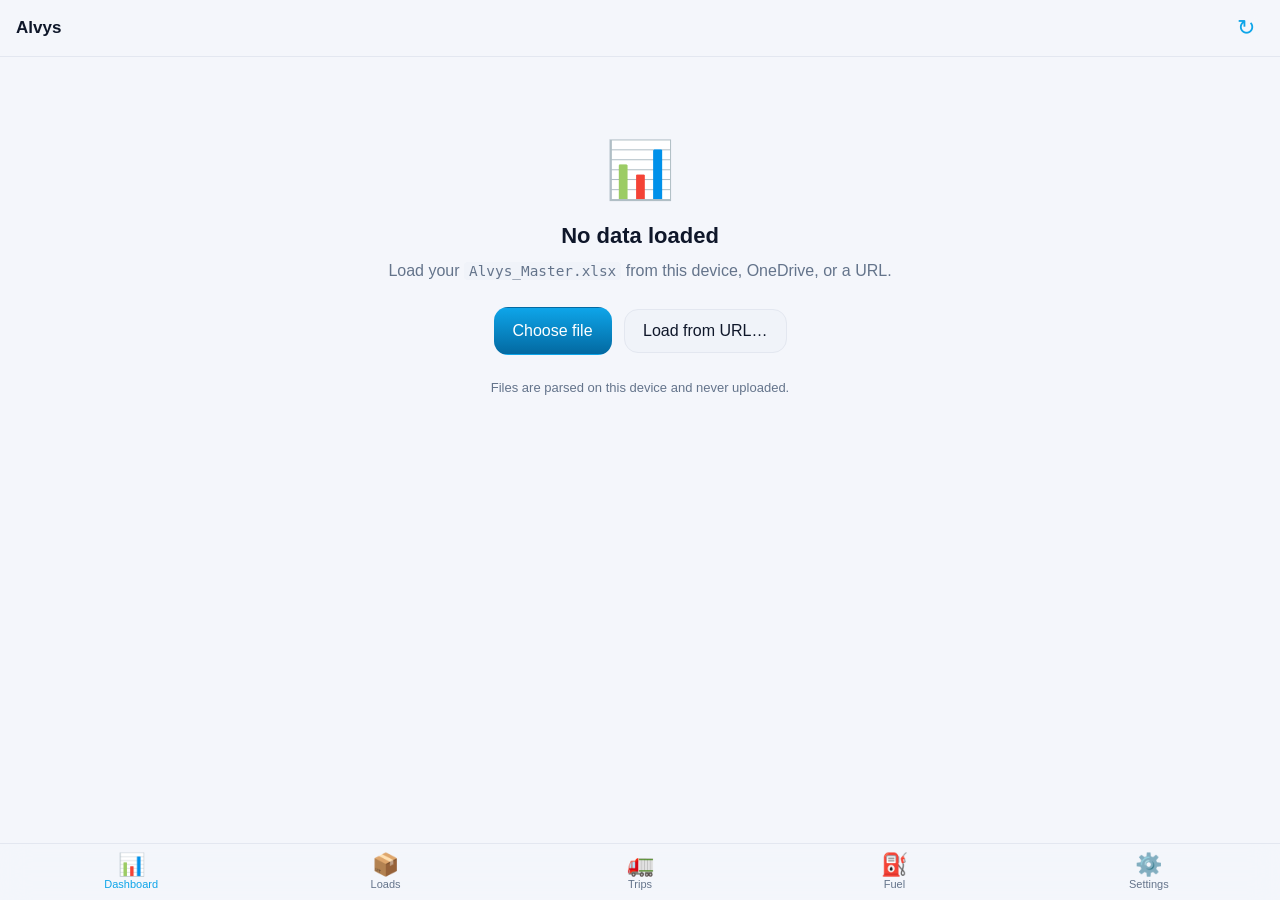
<file: ios-app/index.html>
<!doctype html>
<html lang="en">
<head>
  <meta charset="utf-8">
  <title>Alvys Pipeline</title>
  <meta name="viewport" content="width=device-width, initial-scale=1, viewport-fit=cover">
  <meta name="theme-color" content="#0EA5E9">
  <meta name="apple-mobile-web-app-capable" content="yes">
  <meta name="apple-mobile-web-app-title" content="Alvys">
  <meta name="apple-mobile-web-app-status-bar-style" content="black-translucent">
  <link rel="apple-touch-icon" href="icons/apple-touch-icon.png">
  <link rel="icon" type="image/svg+xml" href="icons/icon.svg">
  <link rel="manifest" href="manifest.webmanifest">
  <link rel="stylesheet" href="styles.css">
</head>
<body>
  <header class="topbar">
    <div class="topbar-inner">
      <h1 id="view-title">Dashboard</h1>
      <button id="refresh-btn" class="icon-btn" title="Reload file" aria-label="Reload file">↻</button>
    </div>
  </header>

  <main id="main">
    <!-- Empty state / loader -->
    <section id="view-empty" class="view">
      <div class="empty">
        <div class="empty-icon">📊</div>
        <h2>No data loaded</h2>
        <p>Load your <code>Alvys_Master.xlsx</code> from this device, OneDrive, or a URL.</p>
        <label class="btn primary">
          Choose file
          <input id="file-input" type="file" accept=".xlsx,application/vnd.openxmlformats-officedocument.spreadsheetml.sheet" hidden>
        </label>
        <button id="url-btn" class="btn">Load from URL…</button>
        <p class="hint">Files are parsed on this device and never uploaded.</p>
      </div>
    </section>

    <!-- Dashboard -->
    <section id="view-dashboard" class="view hidden">
      <div class="meta-card">
        <div class="meta-row"><span>File</span><strong id="meta-name">—</strong></div>
        <div class="meta-row"><span>Loaded</span><strong id="meta-loaded">—</strong></div>
        <div class="meta-row"><span>Rows</span><strong id="meta-rows">—</strong></div>
      </div>
      <div class="kpi-grid" id="kpi-grid"></div>
      <h3 class="section-title">Recent loads</h3>
      <ul class="list" id="recent-loads"></ul>
    </section>

    <!-- List views (Loads / Trips / Fuel) share this template -->
    <section id="view-list" class="view hidden">
      <div class="search-wrap">
        <input id="search-input" type="search" placeholder="Search…" autocomplete="off" autocapitalize="off">
        <select id="status-filter"><option value="">All statuses</option></select>
      </div>
      <ul class="list" id="list-rows"></ul>
      <div id="list-empty" class="empty small hidden"><p>No matching rows.</p></div>
    </section>

    <!-- Detail view -->
    <section id="view-detail" class="view hidden">
      <button id="back-btn" class="back">← Back</button>
      <h2 id="detail-title">Detail</h2>
      <div class="detail" id="detail-body"></div>
    </section>

    <!-- Settings -->
    <section id="view-settings" class="view hidden">
      <h3 class="section-title">Data source</h3>
      <div class="meta-card">
        <label class="field">
          <span>Default URL</span>
          <input id="default-url" type="url" placeholder="https://…/Alvys_Master.xlsx">
        </label>
        <button id="save-url" class="btn primary small">Save URL</button>
      </div>

      <h3 class="section-title">Local data</h3>
      <div class="meta-card">
        <div class="meta-row"><span>File</span><strong id="set-meta-name">—</strong></div>
        <div class="meta-row"><span>Loaded</span><strong id="set-meta-loaded">—</strong></div>
        <button id="clear-data" class="btn danger small">Clear cached data</button>
      </div>

      <h3 class="section-title">About</h3>
      <div class="meta-card">
        <p class="hint">
          A personal, fully on-device viewer for the
          <a href="https://github.com/jeffxtrux-svg/alvys-pipeline" target="_blank" rel="noopener">alvys-pipeline</a>
          project. No data leaves this device.
        </p>
        <div class="meta-row"><span>App version</span><strong id="app-version">—</strong></div>
      </div>
    </section>
  </main>

  <nav class="tabbar" id="tabbar">
    <button class="tab active" data-tab="dashboard"><span>📊</span><label>Dashboard</label></button>
    <button class="tab" data-tab="loads"><span>📦</span><label>Loads</label></button>
    <button class="tab" data-tab="trips"><span>🚛</span><label>Trips</label></button>
    <button class="tab" data-tab="fuel"><span>⛽</span><label>Fuel</label></button>
    <button class="tab" data-tab="settings"><span>⚙️</span><label>Settings</label></button>
  </nav>

  <!-- Loading overlay -->
  <div id="loading" class="loading hidden"><div class="spinner"></div><p id="loading-msg">Loading…</p></div>

  <!-- URL prompt -->
  <dialog id="url-dialog">
    <form method="dialog" id="url-form">
      <h3>Load from URL</h3>
      <p class="hint">Paste a direct link to <code>Alvys_Master.xlsx</code> (OneDrive share link, GitHub raw, etc.).</p>
      <input id="url-input" type="url" placeholder="https://…/Alvys_Master.xlsx" required>
      <div class="dialog-actions">
        <button value="cancel" class="btn">Cancel</button>
        <button id="url-submit" value="ok" class="btn primary">Load</button>
      </div>
    </form>
  </dialog>

  <!-- SheetJS for xlsx parsing (cached by service worker after first load) -->
  <script src="https://cdn.sheetjs.com/xlsx-0.20.3/package/dist/xlsx.full.min.js"></script>
  <script src="app.js" type="module"></script>
</body>
</html>
</file>
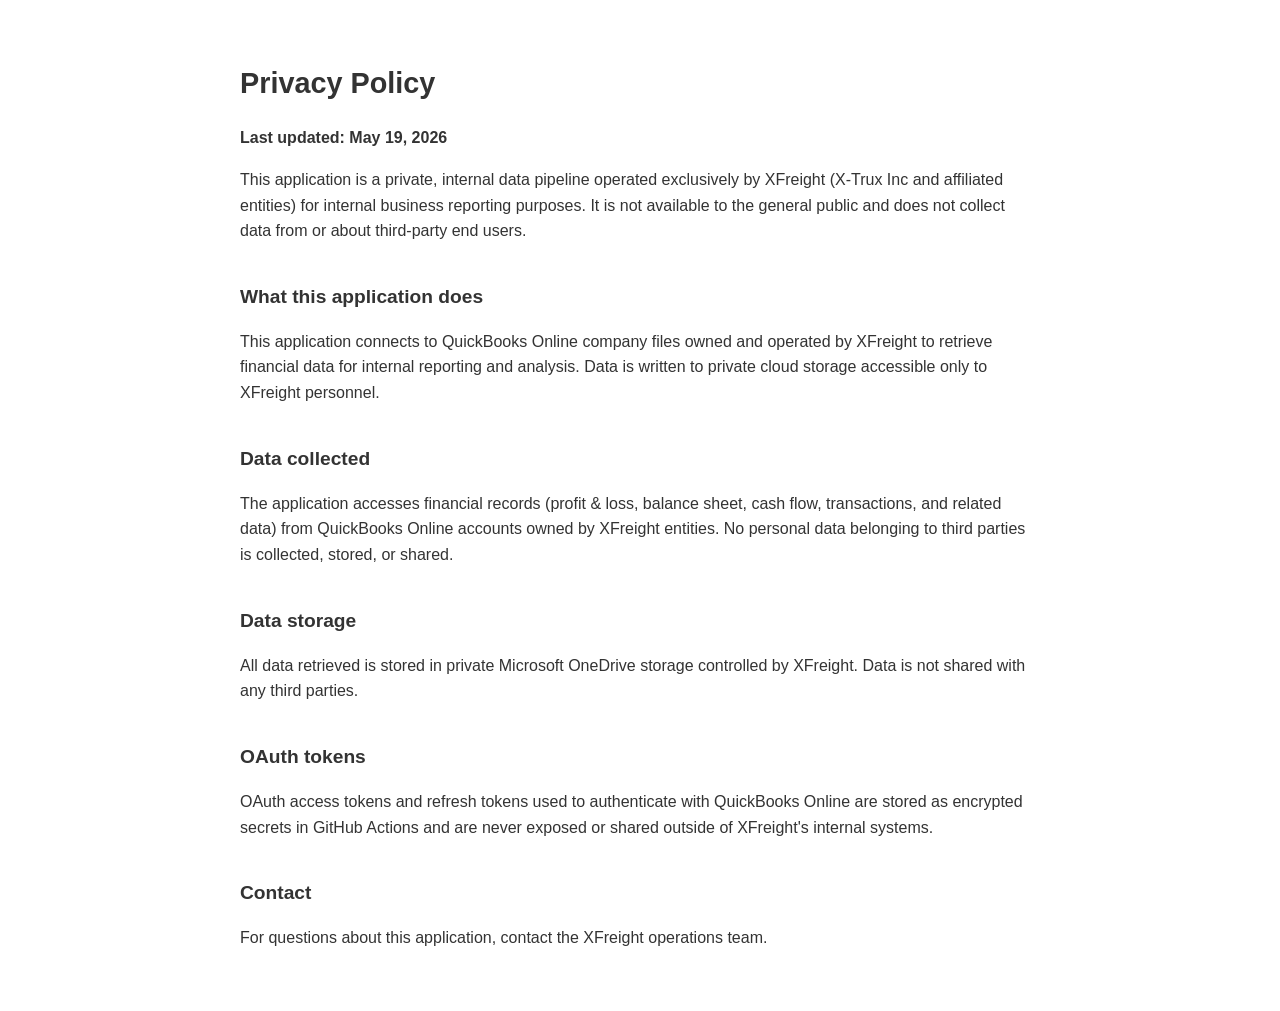
<file: docs/privacy.html>
<!DOCTYPE html>
<html lang="en">
<head>
  <meta charset="UTF-8">
  <meta name="viewport" content="width=device-width, initial-scale=1.0">
  <title>Privacy Policy — XFreight Data Pipeline</title>
  <style>
    body { font-family: Arial, sans-serif; max-width: 800px; margin: 60px auto; padding: 0 20px; color: #333; line-height: 1.6; }
    h1 { font-size: 1.8em; }
    h2 { font-size: 1.2em; margin-top: 2em; }
  </style>
</head>
<body>
  <h1>Privacy Policy</h1>
  <p><strong>Last updated: May 19, 2026</strong></p>

  <p>This application is a private, internal data pipeline operated exclusively by XFreight (X-Trux Inc and affiliated entities) for internal business reporting purposes. It is not available to the general public and does not collect data from or about third-party end users.</p>

  <h2>What this application does</h2>
  <p>This application connects to QuickBooks Online company files owned and operated by XFreight to retrieve financial data for internal reporting and analysis. Data is written to private cloud storage accessible only to XFreight personnel.</p>

  <h2>Data collected</h2>
  <p>The application accesses financial records (profit & loss, balance sheet, cash flow, transactions, and related data) from QuickBooks Online accounts owned by XFreight entities. No personal data belonging to third parties is collected, stored, or shared.</p>

  <h2>Data storage</h2>
  <p>All data retrieved is stored in private Microsoft OneDrive storage controlled by XFreight. Data is not shared with any third parties.</p>

  <h2>OAuth tokens</h2>
  <p>OAuth access tokens and refresh tokens used to authenticate with QuickBooks Online are stored as encrypted secrets in GitHub Actions and are never exposed or shared outside of XFreight's internal systems.</p>

  <h2>Contact</h2>
  <p>For questions about this application, contact the XFreight operations team.</p>
</body>
</html>
</file>
<file: ios-app/styles.css>
:root {
  --bg: #0b1220;
  --surface: #111a2e;
  --surface-2: #18233d;
  --border: #1f2c4a;
  --text: #e6ecff;
  --text-dim: #94a3b8;
  --primary: #0ea5e9;
  --primary-2: #0369a1;
  --success: #22c55e;
  --warn: #f59e0b;
  --danger: #ef4444;
  --radius: 14px;
  --safe-top: env(safe-area-inset-top, 0px);
  --safe-bottom: env(safe-area-inset-bottom, 0px);
}

@media (prefers-color-scheme: light) {
  :root {
    --bg: #f4f6fb;
    --surface: #ffffff;
    --surface-2: #f0f3f9;
    --border: #e3e7f0;
    --text: #0f172a;
    --text-dim: #64748b;
  }
}

* { box-sizing: border-box; }

html, body {
  margin: 0;
  padding: 0;
  background: var(--bg);
  color: var(--text);
  font: 16px/1.4 -apple-system, BlinkMacSystemFont, "SF Pro Text", "Helvetica Neue", Arial, sans-serif;
  -webkit-font-smoothing: antialiased;
  overscroll-behavior-y: contain;
}

body {
  min-height: 100vh;
  min-height: 100dvh;
  padding-bottom: calc(72px + var(--safe-bottom));
}

/* Top bar */
.topbar {
  position: sticky;
  top: 0;
  z-index: 5;
  background: color-mix(in srgb, var(--bg) 88%, transparent);
  backdrop-filter: saturate(140%) blur(12px);
  -webkit-backdrop-filter: saturate(140%) blur(12px);
  border-bottom: 1px solid var(--border);
  padding-top: var(--safe-top);
}
.topbar-inner {
  display: flex;
  align-items: center;
  justify-content: space-between;
  padding: 10px 16px;
}
.topbar h1 {
  font-size: 17px;
  font-weight: 600;
  margin: 0;
}
.icon-btn {
  background: transparent;
  color: var(--primary);
  border: none;
  font-size: 22px;
  width: 36px;
  height: 36px;
  border-radius: 50%;
  cursor: pointer;
}
.icon-btn:active { background: var(--surface-2); }

main {
  padding: 14px 16px;
  max-width: 720px;
  margin: 0 auto;
}

.view { animation: fadein .18s ease; }
.view.hidden { display: none; }
@keyframes fadein { from { opacity: 0; transform: translateY(4px) } to { opacity: 1; transform: none } }

/* Empty state */
.empty {
  text-align: center;
  padding: 60px 20px;
}
.empty.small { padding: 30px 10px; }
.empty-icon { font-size: 56px; margin-bottom: 12px; }
.empty h2 { margin: 0 0 8px; font-size: 22px; }
.empty p { color: var(--text-dim); margin: 0 0 18px; }
.empty .hint { font-size: 13px; margin-top: 18px; }

/* Buttons */
.btn {
  display: inline-block;
  background: var(--surface-2);
  color: var(--text);
  border: 1px solid var(--border);
  padding: 12px 18px;
  border-radius: var(--radius);
  font-size: 16px;
  font-weight: 500;
  cursor: pointer;
  margin: 6px 4px;
  text-align: center;
  user-select: none;
  -webkit-tap-highlight-color: transparent;
}
.btn:active { transform: scale(0.98); }
.btn.primary {
  background: linear-gradient(180deg, var(--primary), var(--primary-2));
  color: #fff;
  border-color: transparent;
}
.btn.danger { color: var(--danger); border-color: color-mix(in srgb, var(--danger) 40%, var(--border)); }
.btn.small { padding: 8px 14px; font-size: 14px; }

/* KPI grid */
.kpi-grid {
  display: grid;
  grid-template-columns: 1fr 1fr;
  gap: 10px;
  margin: 14px 0 6px;
}
.kpi {
  background: var(--surface);
  border: 1px solid var(--border);
  border-radius: var(--radius);
  padding: 14px;
}
.kpi .label {
  color: var(--text-dim);
  font-size: 12px;
  text-transform: uppercase;
  letter-spacing: .03em;
}
.kpi .value {
  font-size: 22px;
  font-weight: 700;
  margin-top: 6px;
  line-height: 1.1;
}
.kpi .sub {
  color: var(--text-dim);
  font-size: 12px;
  margin-top: 4px;
}

/* Meta card */
.meta-card {
  background: var(--surface);
  border: 1px solid var(--border);
  border-radius: var(--radius);
  padding: 12px 14px;
  margin: 8px 0 16px;
}
.meta-row {
  display: flex;
  justify-content: space-between;
  gap: 12px;
  padding: 6px 0;
  font-size: 14px;
}
.meta-row span { color: var(--text-dim); }
.meta-row strong { font-weight: 600; }

.section-title {
  margin: 18px 4px 8px;
  font-size: 13px;
  text-transform: uppercase;
  letter-spacing: .05em;
  color: var(--text-dim);
}

/* List */
.list {
  list-style: none;
  margin: 0;
  padding: 0;
  background: var(--surface);
  border: 1px solid var(--border);
  border-radius: var(--radius);
  overflow: hidden;
}
.list li {
  padding: 12px 14px;
  border-bottom: 1px solid var(--border);
  cursor: pointer;
  display: flex;
  justify-content: space-between;
  gap: 12px;
  align-items: center;
}
.list li:last-child { border-bottom: none; }
.list li:active { background: var(--surface-2); }
.list .row-main { min-width: 0; flex: 1; }
.list .row-title { font-weight: 600; overflow: hidden; text-overflow: ellipsis; white-space: nowrap; }
.list .row-sub { color: var(--text-dim); font-size: 13px; margin-top: 2px; overflow: hidden; text-overflow: ellipsis; white-space: nowrap; }
.list .row-side { text-align: right; font-size: 13px; color: var(--text-dim); white-space: nowrap; }
.list .row-side strong { display: block; color: var(--text); font-size: 14px; }

.badge {
  display: inline-block;
  font-size: 11px;
  font-weight: 600;
  text-transform: uppercase;
  padding: 2px 8px;
  border-radius: 999px;
  background: var(--surface-2);
  color: var(--text-dim);
  border: 1px solid var(--border);
}
.badge.ok { color: #052e16; background: #bbf7d0; border-color: #86efac; }
.badge.warn { color: #422006; background: #fde68a; border-color: #fcd34d; }
.badge.err { color: #450a0a; background: #fecaca; border-color: #fca5a5; }

/* Search */
.search-wrap {
  display: flex;
  gap: 8px;
  margin: 4px 0 12px;
}
.search-wrap input {
  flex: 1;
  background: var(--surface);
  color: var(--text);
  border: 1px solid var(--border);
  border-radius: var(--radius);
  padding: 11px 12px;
  font-size: 16px;
  -webkit-appearance: none;
}
.search-wrap select {
  background: var(--surface);
  color: var(--text);
  border: 1px solid var(--border);
  border-radius: var(--radius);
  padding: 0 8px;
  font-size: 14px;
  max-width: 140px;
}

/* Detail */
.back {
  background: transparent;
  border: none;
  color: var(--primary);
  font-size: 16px;
  padding: 4px 0;
  margin-bottom: 8px;
  cursor: pointer;
}
.detail {
  background: var(--surface);
  border: 1px solid var(--border);
  border-radius: var(--radius);
  padding: 4px 14px;
}
.detail .row {
  display: flex;
  justify-content: space-between;
  gap: 14px;
  padding: 9px 0;
  border-bottom: 1px solid var(--border);
  font-size: 14px;
  align-items: baseline;
}
.detail .row:last-child { border-bottom: none; }
.detail .row .k { color: var(--text-dim); flex: 0 0 45%; }
.detail .row .v { text-align: right; word-break: break-word; min-width: 0; flex: 1; }

/* Form fields */
.field { display: flex; flex-direction: column; gap: 6px; padding: 8px 0; }
.field span { color: var(--text-dim); font-size: 13px; }
.field input {
  background: var(--surface-2);
  color: var(--text);
  border: 1px solid var(--border);
  border-radius: 10px;
  padding: 10px 12px;
  font-size: 16px;
  -webkit-appearance: none;
}

/* Bottom tab bar */
.tabbar {
  position: fixed;
  bottom: 0;
  left: 0;
  right: 0;
  display: flex;
  background: color-mix(in srgb, var(--bg) 92%, transparent);
  border-top: 1px solid var(--border);
  backdrop-filter: saturate(140%) blur(14px);
  -webkit-backdrop-filter: saturate(140%) blur(14px);
  padding: 6px 4px calc(6px + var(--safe-bottom));
  z-index: 5;
}
.tab {
  flex: 1;
  background: transparent;
  border: none;
  color: var(--text-dim);
  display: flex;
  flex-direction: column;
  align-items: center;
  gap: 2px;
  padding: 4px 0;
  font-size: 11px;
  cursor: pointer;
  -webkit-tap-highlight-color: transparent;
}
.tab span { font-size: 22px; line-height: 1; }
.tab.active { color: var(--primary); }

/* Loading overlay */
.loading {
  position: fixed;
  inset: 0;
  background: rgba(11, 18, 32, 0.7);
  display: flex;
  flex-direction: column;
  align-items: center;
  justify-content: center;
  z-index: 20;
  color: #fff;
  backdrop-filter: blur(2px);
}
.loading.hidden { display: none; }
.spinner {
  width: 32px;
  height: 32px;
  border: 3px solid rgba(255,255,255,0.25);
  border-top-color: var(--primary);
  border-radius: 50%;
  animation: spin 0.8s linear infinite;
  margin-bottom: 10px;
}
@keyframes spin { to { transform: rotate(360deg); } }

/* Dialog */
dialog {
  border: none;
  border-radius: 16px;
  padding: 0;
  background: var(--surface);
  color: var(--text);
  max-width: 90vw;
  width: 360px;
}
dialog::backdrop { background: rgba(0,0,0,0.5); }
dialog form { padding: 16px; }
dialog h3 { margin: 0 0 6px; }
dialog input {
  width: 100%;
  background: var(--surface-2);
  color: var(--text);
  border: 1px solid var(--border);
  border-radius: 10px;
  padding: 10px 12px;
  font-size: 16px;
  margin: 8px 0 0;
  -webkit-appearance: none;
}
.dialog-actions {
  display: flex;
  justify-content: flex-end;
  gap: 8px;
  margin-top: 16px;
}
.dialog-actions .btn { margin: 0; }

code {
  font-family: ui-monospace, "SF Mono", Menlo, monospace;
  font-size: 0.9em;
  background: var(--surface-2);
  padding: 1px 5px;
  border-radius: 4px;
}

a { color: var(--primary); }
</file>
